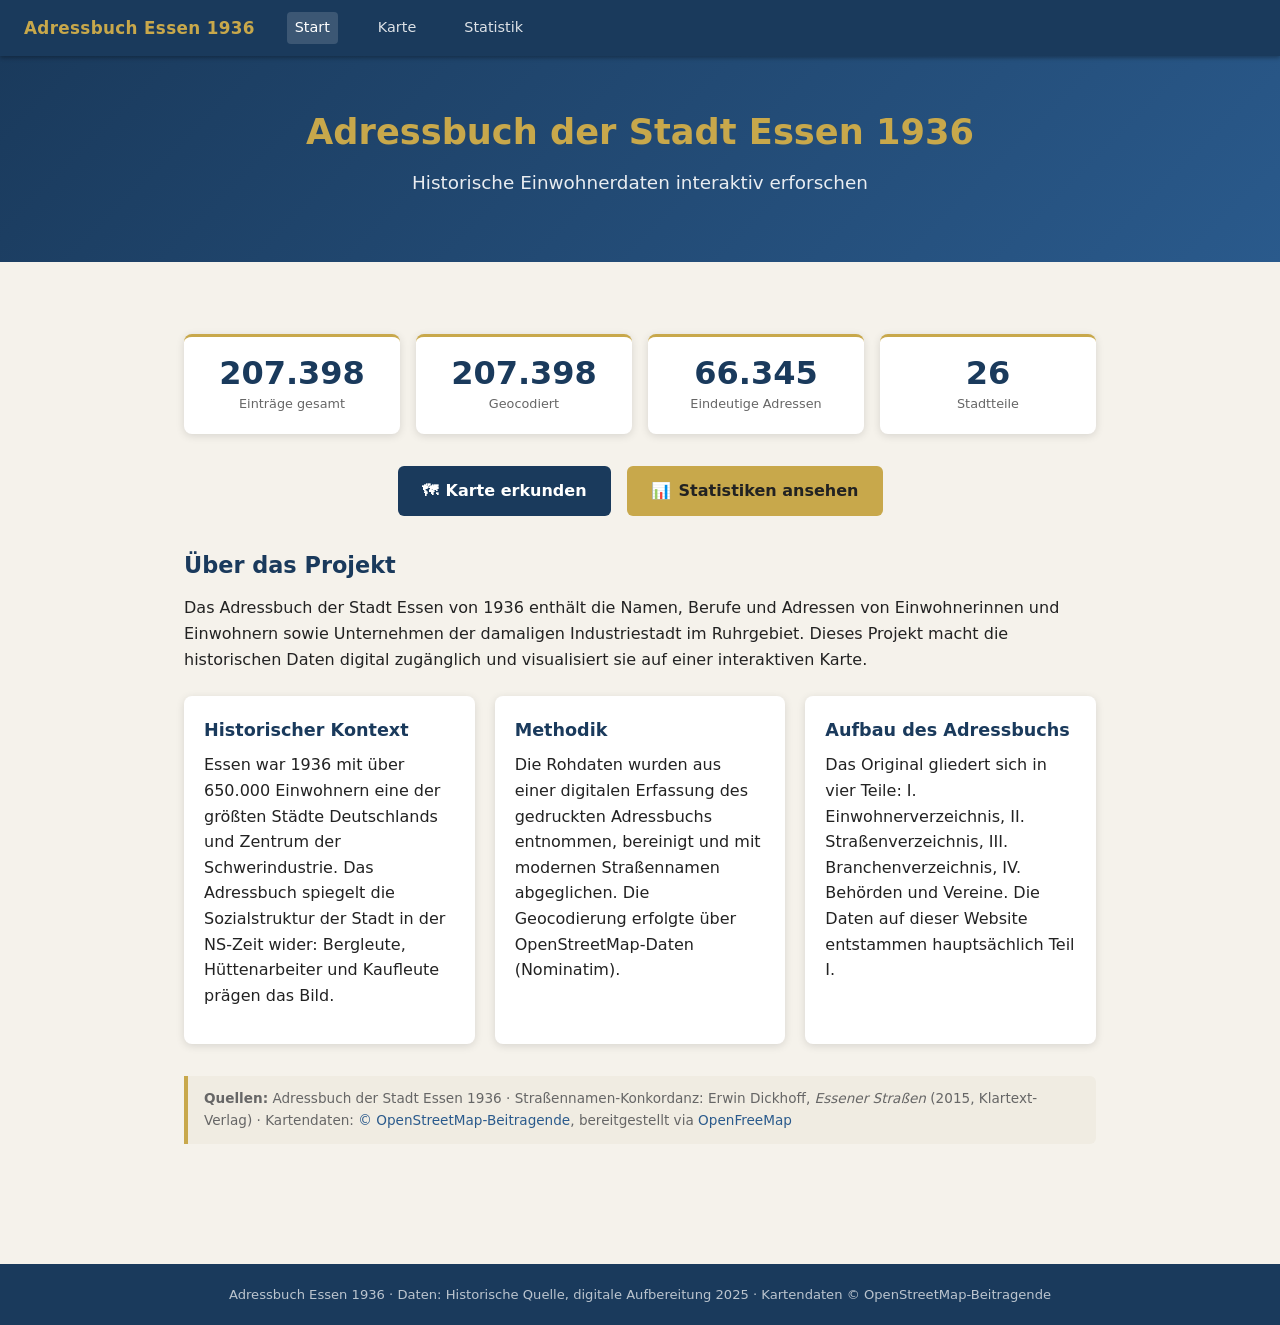
<file: website/index.html>
<!DOCTYPE html>
<html lang="de">
<head>
  <meta charset="UTF-8">
  <meta name="viewport" content="width=device-width, initial-scale=1.0">
  <title>Adressbuch Essen 1936</title>
  <link rel="stylesheet" href="css/style.css">
</head>
<body>

<nav>
  <span class="logo">Adressbuch Essen 1936</span>
  <a href="index.html" class="active">Start</a>
  <a href="karte.html">Karte</a>
  <a href="statistik.html">Statistik</a>
</nav>

<div class="hero">
  <h1>Adressbuch der Stadt Essen 1936</h1>
  <p class="subtitle">Historische Einwohnerdaten interaktiv erforschen</p>
</div>

<div class="page-content">

  <div class="stats-grid" id="stats-grid">
    <div class="stat-card">
      <div class="number" id="stat-eintraege">–</div>
      <div class="label">Einträge gesamt</div>
    </div>
    <div class="stat-card">
      <div class="number" id="stat-geocodiert">–</div>
      <div class="label">Geocodiert</div>
    </div>
    <div class="stat-card">
      <div class="number" id="stat-adressen">–</div>
      <div class="label">Eindeutige Adressen</div>
    </div>
    <div class="stat-card">
      <div class="number" id="stat-stadtteile">–</div>
      <div class="label">Stadtteile</div>
    </div>
  </div>

  <div class="cta-row">
    <a href="karte.html" class="btn btn-primary">
      <span>🗺</span> Karte erkunden
    </a>
    <a href="statistik.html" class="btn btn-secondary">
      <span>📊</span> Statistiken ansehen
    </a>
  </div>

  <h2>Über das Projekt</h2>
  <p>
    Das Adressbuch der Stadt Essen von 1936 enthält die Namen, Berufe und Adressen von
    Einwohnerinnen und Einwohnern sowie Unternehmen der damaligen Industriestadt im Ruhrgebiet.
    Dieses Projekt macht die historischen Daten digital zugänglich und visualisiert sie auf
    einer interaktiven Karte.
  </p>

  <div class="info-grid">
    <div class="info-card">
      <h3>Historischer Kontext</h3>
      <p>
        Essen war 1936 mit über 650.000 Einwohnern eine der größten Städte Deutschlands
        und Zentrum der Schwerindustrie. Das Adressbuch spiegelt die Sozialstruktur der
        Stadt in der NS-Zeit wider: Bergleute, Hüttenarbeiter und Kaufleute prägen das Bild.
      </p>
    </div>
    <div class="info-card">
      <h3>Methodik</h3>
      <p>
        Die Rohdaten wurden aus einer digitalen Erfassung des gedruckten Adressbuchs entnommen,
        bereinigt und mit modernen Straßennamen abgeglichen. Die Geocodierung erfolgte über
        OpenStreetMap-Daten (Nominatim).
      </p>
    </div>
    <div class="info-card">
      <h3>Aufbau des Adressbuchs</h3>
      <p>
        Das Original gliedert sich in vier Teile: I. Einwohnerverzeichnis, II. Straßenverzeichnis,
        III. Branchenverzeichnis, IV. Behörden und Vereine. Die Daten auf dieser Website
        entstammen hauptsächlich Teil I.
      </p>
    </div>
  </div>

  <div class="source-note">
    <strong>Quellen:</strong> Adressbuch der Stadt Essen 1936 ·
    Straßennamen-Konkordanz: Erwin Dickhoff, <em>Essener Straßen</em> (2015, Klartext-Verlag) ·
    Kartendaten: <a href="https://www.openstreetmap.org/copyright" target="_blank" rel="noopener">© OpenStreetMap-Beitragende</a>,
    bereitgestellt via <a href="https://openfreemap.org" target="_blank" rel="noopener">OpenFreeMap</a>
  </div>

</div>

<footer>
  Adressbuch Essen 1936 · Daten: Historische Quelle, digitale Aufbereitung 2025 ·
  Kartendaten © OpenStreetMap-Beitragende
</footer>

<script>
  // Lade Kennzahlen aus statistiken.json
  fetch('data/statistiken.json')
    .then(r => r.json())
    .then(data => {
      document.getElementById('stat-eintraege').textContent =
        (data.gesamt_eintraege || 0).toLocaleString('de-DE');
      document.getElementById('stat-geocodiert').textContent =
        (data.geocodierte_eintraege || 0).toLocaleString('de-DE');
      document.getElementById('stat-adressen').textContent =
        (data.eindeutige_adressen || 0).toLocaleString('de-DE');
      document.getElementById('stat-stadtteile').textContent =
        (data.stadtteile || []).length.toLocaleString('de-DE');
    })
    .catch(() => {}); // Ignoriere Fehler (z.B. ohne HTTP-Server)
</script>

</body>
</html>
</file>
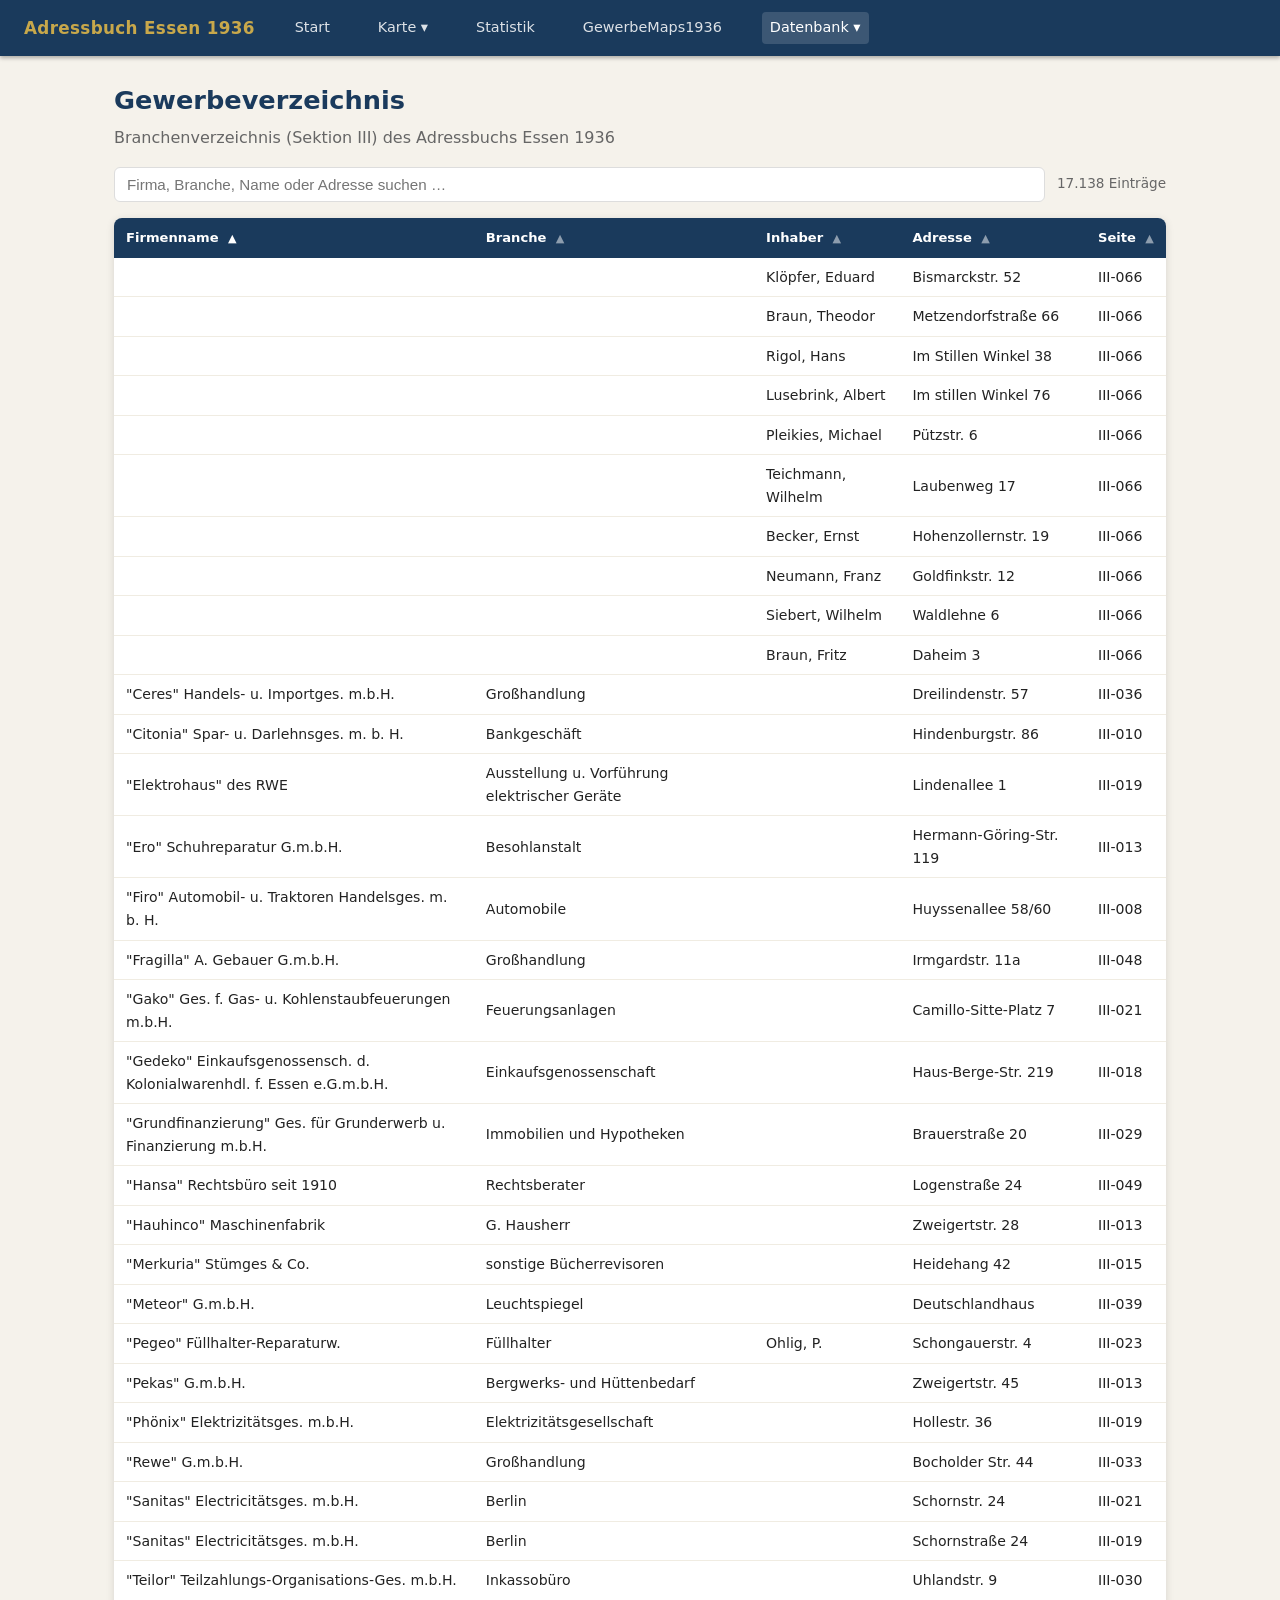
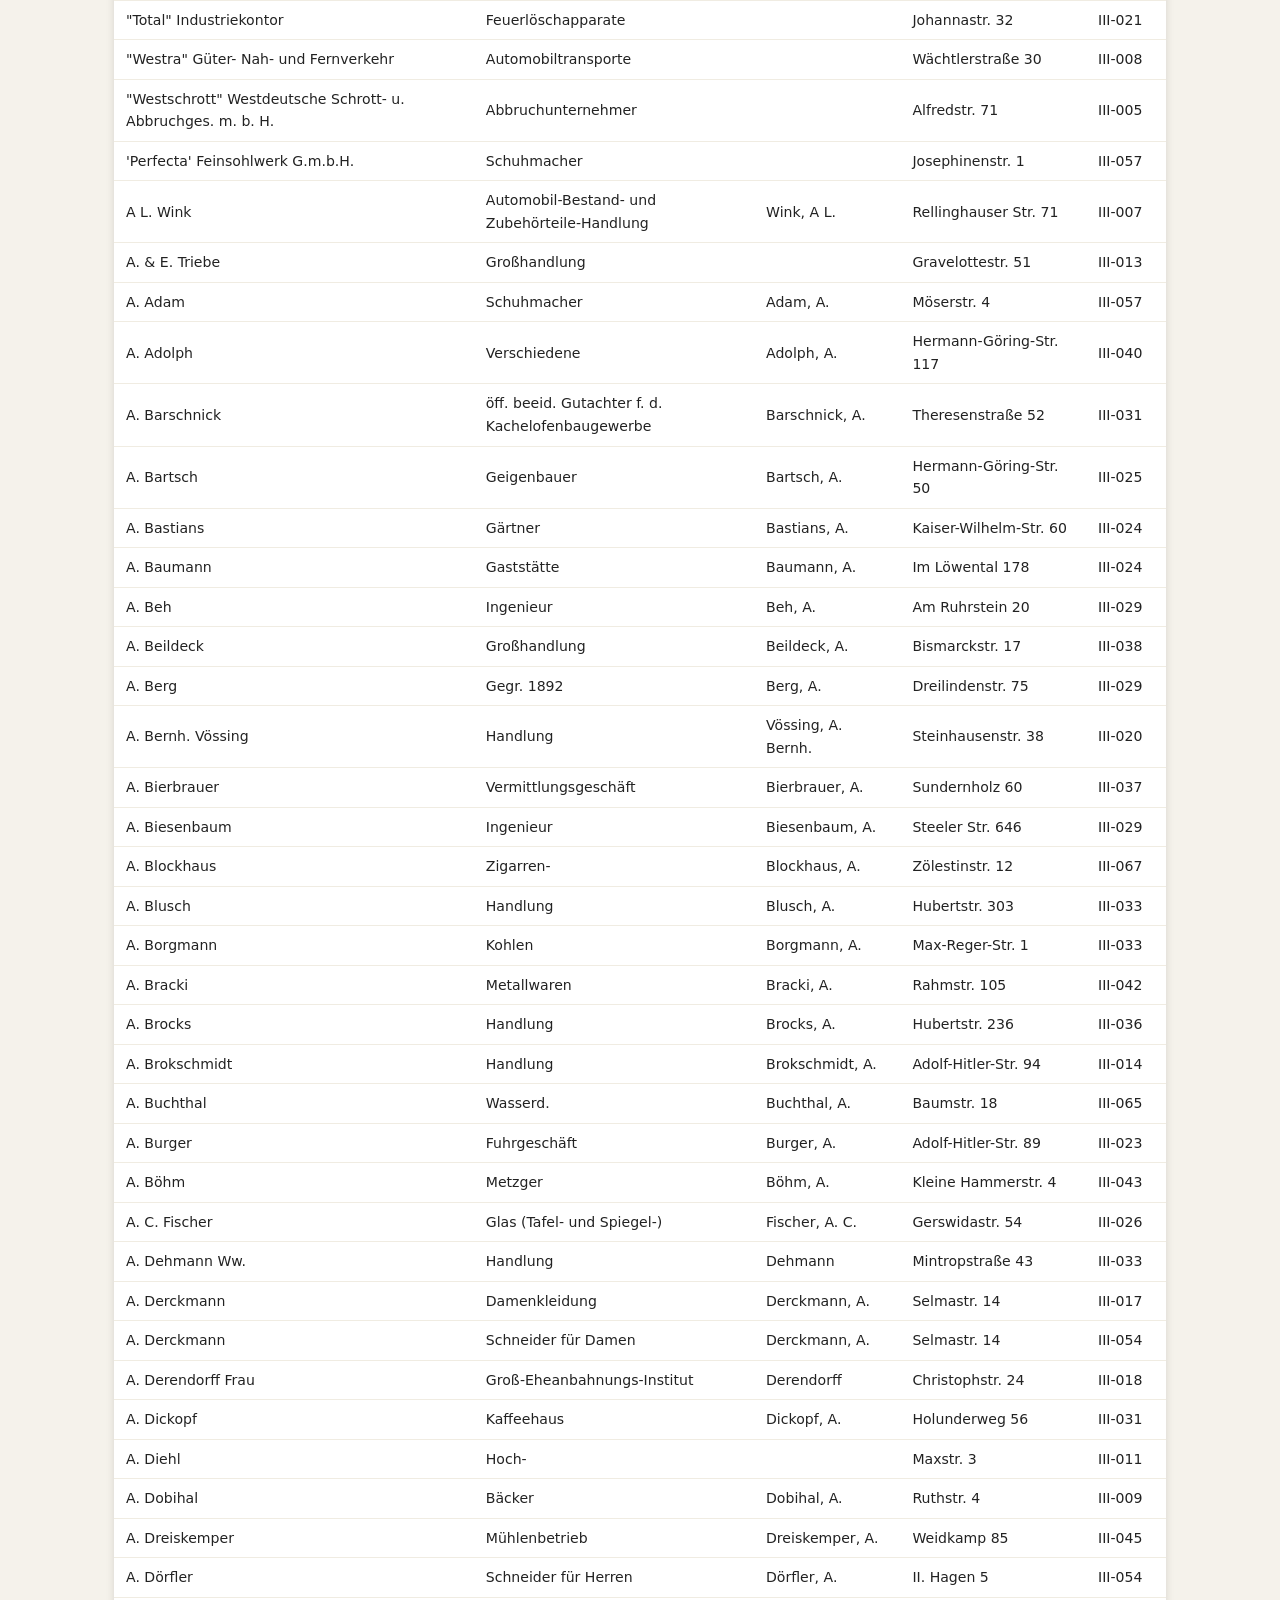
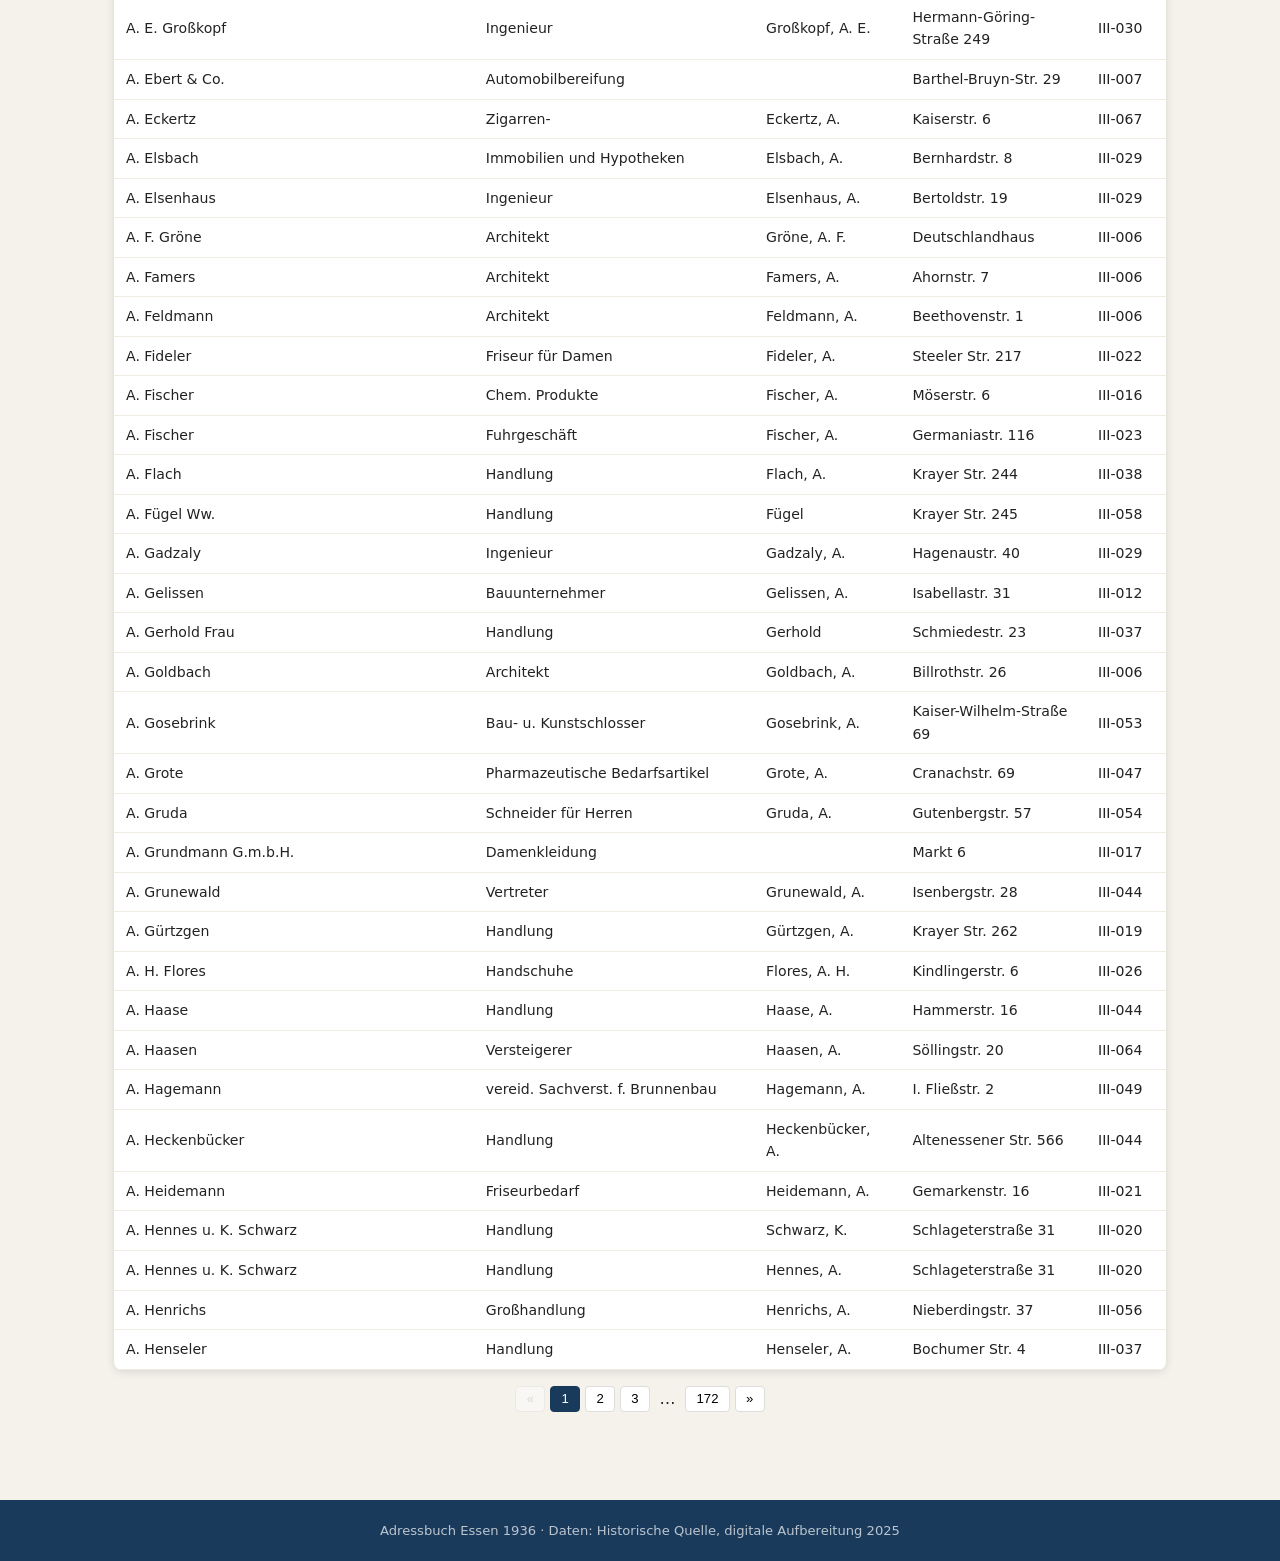
<file: docs/firmen.html>
<!DOCTYPE html>
<html lang="de">
<head>
  <meta charset="UTF-8">
  <meta name="viewport" content="width=device-width, initial-scale=1.0">
  <title>Gewerbeverzeichnis – Adressbuch Essen 1936</title>
  <link rel="stylesheet" href="css/style.css">
</head>
<body>

<nav>
  <span class="logo">Adressbuch Essen 1936</span>
  <button class="nav-toggle" aria-label="Menü">☰</button>
  <div class="nav-links">
    <a href="index.html">Start</a>
    <div class="nav-dropdown">
      <a href="#" class="nav-dropdown-trigger">Karte ▾</a>
      <div class="nav-dropdown-menu">
        <a href="karte.html">Interaktive Karte</a>
        <a href="schichtenkarte.html">– Einkommensverteilung</a>
      </div>
    </div>
    <a href="statistik.html">Statistik</a>
    <a href="gewerbe.html">GewerbeMaps1936</a>
    <div class="nav-dropdown">
      <a href="#" class="nav-dropdown-trigger active">Datenbank ▾</a>
      <div class="nav-dropdown-menu">
        <a href="firmen.html" class="active">Gewerbeverzeichnis</a>
        <a href="einwohner.html">Einwohnerverzeichnis</a>
      </div>
    </div>
  </div>
</nav>

<div class="db-layout">
  <h1>Gewerbeverzeichnis</h1>
  <p class="subtitle">Branchenverzeichnis (Sektion III) des Adressbuchs Essen 1936</p>

  <div id="db-loading" class="db-loading">
    <div class="spinner"></div>
    <div>Firmendaten werden geladen …</div>
  </div>

  <div id="db-content" style="display:none">
    <div class="db-search-bar">
      <input type="text" id="db-search" placeholder="Firma, Branche, Name oder Adresse suchen …"
             autocomplete="off" spellcheck="false">
      <span class="db-result-count" id="db-count"></span>
    </div>

    <div class="db-table-wrap">
      <table class="db-table">
        <thead>
          <tr>
            <th data-col="firmenname">Firmenname <span class="sort-arrow"></span></th>
            <th data-col="branche">Branche <span class="sort-arrow"></span></th>
            <th data-col="nachname">Inhaber <span class="sort-arrow"></span></th>
            <th data-col="adresse">Adresse <span class="sort-arrow"></span></th>
            <th data-col="seite">Seite <span class="sort-arrow"></span></th>
          </tr>
        </thead>
        <tbody id="db-tbody"></tbody>
      </table>
    </div>

    <div class="db-pagination" id="db-pagination"></div>
  </div>
</div>

<footer>
  Adressbuch Essen 1936 · Daten: Historische Quelle, digitale Aufbereitung 2025
</footer>

<script>document.querySelector('.nav-toggle')?.addEventListener('click',function(){document.querySelector('.nav-links')?.classList.toggle('open')});</script>
<script src="js/firmen.js"></script>
</body>
</html>
</file>
<file: website/css/style.css>
/* ===== Reset & Base ===== */
*, *::before, *::after { box-sizing: border-box; margin: 0; padding: 0; }

:root {
  --primary: #1a3a5c;
  --primary-light: #2a5a8c;
  --accent: #c8a84b;
  --bg: #f5f2eb;
  --bg-card: #ffffff;
  --text: #222;
  --text-muted: #666;
  --border: #ddd;
  --shadow: 0 2px 8px rgba(0,0,0,0.12);
}

body {
  font-family: 'Segoe UI', system-ui, -apple-system, sans-serif;
  background: var(--bg);
  color: var(--text);
  line-height: 1.6;
  font-size: 16px;
}

a { color: var(--primary-light); text-decoration: none; }
a:hover { text-decoration: underline; }

/* ===== Navigation ===== */
nav {
  background: var(--primary);
  color: white;
  padding: 0 1.5rem;
  display: flex;
  align-items: center;
  gap: 2rem;
  height: 56px;
  box-shadow: 0 2px 4px rgba(0,0,0,0.3);
  position: sticky;
  top: 0;
  z-index: 1000;
}

nav .logo {
  font-size: 1.05rem;
  font-weight: 700;
  color: var(--accent);
  letter-spacing: 0.02em;
  white-space: nowrap;
}

nav a {
  color: rgba(255,255,255,0.85);
  font-size: 0.9rem;
  padding: 0.25rem 0.5rem;
  border-radius: 4px;
  transition: background 0.15s, color 0.15s;
}

nav a:hover, nav a.active {
  background: rgba(255,255,255,0.15);
  color: white;
  text-decoration: none;
}

/* ===== Page Layout ===== */
.page-content {
  max-width: 960px;
  margin: 0 auto;
  padding: 2.5rem 1.5rem;
}

h1 { font-size: 2rem; color: var(--primary); margin-bottom: 0.5rem; }
h2 { font-size: 1.4rem; color: var(--primary); margin: 2rem 0 0.75rem; }
h3 { font-size: 1.1rem; color: var(--primary); margin-bottom: 0.5rem; }
p  { margin-bottom: 1rem; }

/* ===== Hero (Startseite) ===== */
.hero {
  background: linear-gradient(135deg, var(--primary) 0%, var(--primary-light) 100%);
  color: white;
  padding: 3rem 1.5rem;
  text-align: center;
}

.hero h1 { color: var(--accent); font-size: 2.2rem; }
.hero .subtitle { font-size: 1.15rem; opacity: 0.9; margin-top: 0.5rem; }

/* ===== Stats Cards ===== */
.stats-grid {
  display: grid;
  grid-template-columns: repeat(auto-fit, minmax(160px, 1fr));
  gap: 1rem;
  margin: 2rem 0;
}

.stat-card {
  background: var(--bg-card);
  border-radius: 8px;
  padding: 1.25rem 1rem;
  text-align: center;
  box-shadow: var(--shadow);
  border-top: 3px solid var(--accent);
}

.stat-card .number {
  font-size: 2rem;
  font-weight: 700;
  color: var(--primary);
  line-height: 1;
}

.stat-card .label {
  font-size: 0.8rem;
  color: var(--text-muted);
  margin-top: 0.3rem;
}

/* ===== CTA Buttons ===== */
.cta-row {
  display: flex;
  gap: 1rem;
  justify-content: center;
  flex-wrap: wrap;
  margin: 2rem 0;
}

.btn {
  display: inline-flex;
  align-items: center;
  gap: 0.5rem;
  padding: 0.75rem 1.5rem;
  border-radius: 6px;
  font-size: 1rem;
  font-weight: 600;
  transition: transform 0.15s, box-shadow 0.15s;
  cursor: pointer;
  border: none;
}

.btn:hover { transform: translateY(-1px); box-shadow: 0 4px 12px rgba(0,0,0,0.2); text-decoration: none; }

.btn-primary { background: var(--primary); color: white; }
.btn-secondary { background: var(--accent); color: #222; }

/* ===== Info Cards ===== */
.info-grid {
  display: grid;
  grid-template-columns: repeat(auto-fit, minmax(260px, 1fr));
  gap: 1.25rem;
  margin: 1.5rem 0;
}

.info-card {
  background: var(--bg-card);
  border-radius: 8px;
  padding: 1.25rem;
  box-shadow: var(--shadow);
}

/* ===== Source / Footer ===== */
.source-note {
  background: #f0ece2;
  border-left: 4px solid var(--accent);
  padding: 0.75rem 1rem;
  border-radius: 0 6px 6px 0;
  font-size: 0.85rem;
  color: var(--text-muted);
  margin: 2rem 0;
}

footer {
  background: var(--primary);
  color: rgba(255,255,255,0.7);
  text-align: center;
  padding: 1.25rem;
  font-size: 0.82rem;
  margin-top: 3rem;
}

/* ===== Karte Layout ===== */
.map-layout {
  display: flex;
  height: calc(100vh - 56px);
}

#sidebar {
  width: 280px;
  flex-shrink: 0;
  background: var(--bg-card);
  border-right: 1px solid var(--border);
}

#sidebar-filters h2 {
  font-size: 1rem;
  margin: 0 0 0.5rem;
  color: var(--primary);
}

#map { flex: 1; }

/* ===== Sidebar Layout ===== */
#sidebar {
  display: flex;
  flex-direction: column;
  overflow: hidden; /* Scroll nur im Filter-Bereich */
}

#sidebar-search {
  position: relative;
  flex-shrink: 0;
  padding: 0.6rem 0.75rem 0;
  background: var(--bg-card);
  border-bottom: 1px solid var(--border);
  z-index: 50;
}

#sidebar-filters {
  flex: 1;
  overflow-y: auto;
  padding: 0.75rem;
  display: flex;
  flex-direction: column;
  gap: 0.75rem;
}

/* ===== Suchbox ===== */
#search-box-wrap {
  display: flex;
  align-items: center;
  gap: 0.4rem;
  background: #f4f1e8;
  border: 1px solid var(--border);
  border-radius: 6px;
  padding: 0.4rem 0.5rem;
  margin-bottom: 0.5rem;
}

#search-icon {
  width: 16px;
  height: 16px;
  flex-shrink: 0;
  color: var(--text-muted);
}

#search-input {
  flex: 1;
  border: none;
  background: transparent;
  font-size: 0.85rem;
  color: var(--text);
  outline: none;
}

#search-input::placeholder { color: #aaa; }

#search-clear {
  background: none;
  border: none;
  cursor: pointer;
  font-size: 1rem;
  color: var(--text-muted);
  line-height: 1;
  padding: 0 2px;
  flex-shrink: 0;
}
#search-clear:hover { color: var(--text); }

/* ===== Ergebnisliste (Sidebar-Panel) ===== */
#sidebar-results {
  display: none;
  flex-direction: column;
  flex: 1;
  overflow: hidden;
}

#results-header {
  display: flex;
  align-items: center;
  gap: 0.6rem;
  padding: 0.5rem 0.75rem;
  border-bottom: 1px solid var(--border);
  flex-shrink: 0;
}

#btn-back-filter {
  background: none;
  border: none;
  cursor: pointer;
  font-size: 0.82rem;
  color: var(--primary-light);
  padding: 0.2rem 0.4rem;
  border-radius: 4px;
  white-space: nowrap;
  flex-shrink: 0;
}
#btn-back-filter:hover { background: #eee; }

#results-count {
  font-size: 0.8rem;
  color: var(--text-muted);
  flex: 1;
}

#results-jumps {
  display: flex;
  gap: 0.4rem;
  padding: 0.4rem 0.75rem;
  border-bottom: 1px solid var(--border);
  flex-shrink: 0;
}

.jump-btn {
  padding: 0.2rem 0.6rem;
  font-size: 0.78rem;
  background: #eee;
  border: 1px solid var(--border);
  border-radius: 12px;
  cursor: pointer;
  color: var(--text);
  white-space: nowrap;
}
.jump-btn:hover {
  background: var(--primary);
  color: white;
  border-color: var(--primary);
}

#results-list {
  flex: 1;
  overflow-y: auto;
}

.results-group-label {
  padding: 0.35rem 0.75rem;
  font-size: 0.7rem;
  font-weight: 700;
  text-transform: uppercase;
  letter-spacing: 0.06em;
  color: var(--text-muted);
  background: #f8f6f0;
  border-bottom: 1px solid var(--border);
  position: sticky;
  top: 0;
}

.result-item {
  padding: 0.5rem 0.75rem;
  border-bottom: 1px solid #f0ece2;
  cursor: pointer;
}
.result-item:hover { background: #f0ece2; }

.result-label {
  font-size: 0.85rem;
  color: var(--text);
  line-height: 1.3;
}

.result-detail {
  font-size: 0.75rem;
  color: var(--text-muted);
  white-space: nowrap;
  overflow: hidden;
  text-overflow: ellipsis;
}

.results-empty,
.results-more {
  padding: 0.75rem;
  font-size: 0.8rem;
  color: var(--text-muted);
  font-style: italic;
  text-align: center;
}

/* ===== Suchdropdown ===== */
#search-dropdown {
  display: none;
  position: absolute;
  top: 100%;
  left: 0;
  right: 0;
  background: var(--bg-card);
  border: 1px solid var(--border);
  border-top: none;
  border-radius: 0 0 6px 6px;
  box-shadow: 0 6px 16px rgba(0,0,0,0.15);
  max-height: 380px;
  overflow-y: auto;
  z-index: 200;
}

.dd-group-label {
  padding: 0.35rem 0.65rem;
  font-size: 0.7rem;
  font-weight: 700;
  text-transform: uppercase;
  letter-spacing: 0.06em;
  color: var(--text-muted);
  background: #f8f6f0;
  border-top: 1px solid var(--border);
  position: sticky;
  top: 0;
}

.dd-group-label:first-child { border-top: none; }

.dd-item {
  display: grid;
  grid-template-columns: 28px 1fr;
  grid-template-rows: auto auto;
  column-gap: 0.5rem;
  padding: 0.45rem 0.65rem;
  cursor: pointer;
  border-bottom: 1px solid #f0ece2;
  align-items: start;
}

.dd-item:hover { background: #f0ece2; }

.dd-type {
  grid-row: 1 / 3;
  align-self: center;
  font-size: 0.62rem;
  font-weight: 700;
  text-transform: uppercase;
  letter-spacing: 0.04em;
  padding: 2px 4px;
  border-radius: 3px;
  text-align: center;
}

.dd-type-adresse { background: #dbeafe; color: #1e40af; }
.dd-type-person  { background: #dcfce7; color: #166534; }

.dd-label {
  font-size: 0.85rem;
  color: var(--text);
  line-height: 1.3;
}

.dd-detail {
  font-size: 0.75rem;
  color: var(--text-muted);
  line-height: 1.3;
  white-space: nowrap;
  overflow: hidden;
  text-overflow: ellipsis;
}

.dr-muted { color: var(--text-muted); }

.dd-empty, .dd-more {
  padding: 0.6rem 0.75rem;
  font-size: 0.8rem;
  color: var(--text-muted);
  font-style: italic;
  text-align: center;
}

/* ===== Filter Panel ===== */
.filter-section { border-bottom: 1px solid var(--border); padding-bottom: 0.75rem; }
.filter-section label { font-size: 0.82rem; color: var(--text-muted); display: block; margin-bottom: 0.3rem; }

.filter-section select,
.filter-section input[type="text"] {
  width: 100%;
  padding: 0.4rem 0.5rem;
  border: 1px solid var(--border);
  border-radius: 4px;
  font-size: 0.85rem;
  background: white;
}

.filter-section select[multiple] { height: 100px; }

.checkbox-row {
  display: flex;
  align-items: center;
  gap: 0.5rem;
  font-size: 0.85rem;
}

.checkbox-row input { width: auto; }

#btn-reset {
  width: 100%;
  padding: 0.5rem;
  background: #eee;
  border: 1px solid var(--border);
  border-radius: 4px;
  cursor: pointer;
  font-size: 0.85rem;
}
#btn-reset:hover { background: #ddd; }

.hint {
  font-size: 0.72rem;
  color: var(--text-muted);
  font-style: italic;
}

.opacity-row {
  display: grid;
  grid-template-columns: auto 1fr auto;
  align-items: center;
  gap: 0.4rem;
  margin-top: 0.4rem;
  font-size: 0.8rem;
  color: var(--text-muted);
}

.opacity-row input[type="range"] {
  width: 100%;
  accent-color: var(--primary);
}

#opacity-value {
  min-width: 2.5rem;
  text-align: right;
  font-variant-numeric: tabular-nums;
}

/* ===== Popup ===== */
.maplibregl-popup-content {
  padding: 0 !important;
  border-radius: 8px !important;
  overflow: hidden;
  box-shadow: 0 4px 16px rgba(0,0,0,0.2) !important;
  max-width: 340px;
}

.popup-header {
  background: var(--primary);
  color: white;
  padding: 0.6rem 0.8rem;
  font-size: 0.82rem;
  font-weight: 600;
}

.popup-header .popup-adresse { font-size: 0.9rem; }
.popup-header .popup-count { opacity: 0.8; font-size: 0.78rem; }

.popup-personen {
  max-height: 300px;
  overflow-y: auto;
  padding: 0.5rem;
  display: flex;
  flex-direction: column;
  gap: 0.4rem;
}

.person-card {
  background: var(--bg);
  border-radius: 5px;
  padding: 0.5rem 0.6rem;
  font-size: 0.82rem;
  border-left: 3px solid var(--accent);
}

.person-card--dim {
  opacity: 0.3;
}

.person-name { font-weight: 600; color: var(--primary); }
.person-detail { color: var(--text-muted); font-size: 0.78rem; }

/* ===== Legend ===== */
#legend {
  position: absolute;
  bottom: 30px;
  right: 10px;
  background: white;
  border-radius: 6px;
  padding: 0.6rem 0.8rem;
  box-shadow: var(--shadow);
  font-size: 0.78rem;
  z-index: 10;
}

#legend h4 { font-size: 0.8rem; margin-bottom: 0.4rem; color: var(--primary); }

.legend-row {
  display: flex;
  align-items: center;
  gap: 0.5rem;
  margin-bottom: 0.2rem;
}

.legend-dot {
  width: 12px;
  height: 12px;
  border-radius: 50%;
  flex-shrink: 0;
}

/* ===== Statistik ===== */
.chart-container {
  background: var(--bg-card);
  border-radius: 8px;
  padding: 1.5rem;
  box-shadow: var(--shadow);
  margin-bottom: 2rem;
}

.chart-wrap { position: relative; height: 400px; }

/* ===== Loading Overlay ===== */
#loading {
  position: fixed;
  inset: 0;
  background: rgba(255,255,255,0.9);
  display: flex;
  flex-direction: column;
  align-items: center;
  justify-content: center;
  z-index: 9999;
  font-size: 1.1rem;
  color: var(--primary);
  gap: 1rem;
}

.spinner {
  width: 40px; height: 40px;
  border: 4px solid var(--border);
  border-top-color: var(--primary);
  border-radius: 50%;
  animation: spin 0.8s linear infinite;
}

@keyframes spin { to { transform: rotate(360deg); } }

/* ===== Berufsgruppen-Filter ===== */
#filter-berufsgruppen {
  display: flex;
  flex-direction: column;
  gap: 0.2rem;
  margin-top: 0.2rem;
}

.bg-item {
  display: flex;
  align-items: center;
  gap: 0.45rem;
  font-size: 0.82rem;
  cursor: pointer;
  padding: 0.18rem 0.3rem;
  border-radius: 4px;
  transition: background 0.1s;
  user-select: none;
}

.bg-item:hover { background: #f0ece2; }

.bg-item input[type="checkbox"] {
  width: auto;
  flex-shrink: 0;
  accent-color: var(--primary);
}

.bg-dot {
  width: 10px;
  height: 10px;
  border-radius: 50%;
  flex-shrink: 0;
}

.bg-label { color: var(--text); }

.bg-item input:checked ~ .bg-label {
  font-weight: 600;
  color: var(--primary);
}

/* ===== Responsive ===== */
@media (max-width: 640px) {
  .map-layout { flex-direction: column; }
  #sidebar { width: 100%; height: 200px; border-right: none; border-bottom: 1px solid var(--border); }
  .hero h1 { font-size: 1.6rem; }
}
</file>
<file: docs/css/style.css>
/* ===== Reset & Base ===== */
*, *::before, *::after { box-sizing: border-box; margin: 0; padding: 0; }

:root {
  --primary: #1a3a5c;
  --primary-light: #2a5a8c;
  --accent: #c8a84b;
  --bg: #f5f2eb;
  --bg-card: #ffffff;
  --text: #222;
  --text-muted: #666;
  --border: #ddd;
  --shadow: 0 2px 8px rgba(0,0,0,0.12);
}

body {
  font-family: 'Segoe UI', system-ui, -apple-system, sans-serif;
  background: var(--bg);
  color: var(--text);
  line-height: 1.6;
  font-size: 16px;
}

a { color: var(--primary-light); text-decoration: none; }
a:hover { text-decoration: underline; }

/* ===== Navigation ===== */
nav {
  background: var(--primary);
  color: white;
  padding: 0 1.5rem;
  display: flex;
  align-items: center;
  gap: 2rem;
  height: 56px;
  box-shadow: 0 2px 4px rgba(0,0,0,0.3);
  position: sticky;
  top: 0;
  z-index: 1000;
}

nav .logo {
  font-size: 1.05rem;
  font-weight: 700;
  color: var(--accent);
  letter-spacing: 0.02em;
  white-space: nowrap;
}

nav a {
  color: rgba(255,255,255,0.85);
  font-size: 0.9rem;
  padding: 0.25rem 0.5rem;
  border-radius: 4px;
  transition: background 0.15s, color 0.15s;
}

nav a:hover, nav a.active {
  background: rgba(255,255,255,0.15);
  color: white;
  text-decoration: none;
}

/* ===== Page Layout ===== */
.page-content {
  max-width: 960px;
  margin: 0 auto;
  padding: 2.5rem 1.5rem;
}

h1 { font-size: 2rem; color: var(--primary); margin-bottom: 0.5rem; }
h2 { font-size: 1.4rem; color: var(--primary); margin: 2rem 0 0.75rem; }
h3 { font-size: 1.1rem; color: var(--primary); margin-bottom: 0.5rem; }
p  { margin-bottom: 1rem; }

/* ===== Hero (Startseite) ===== */
.hero {
  background: linear-gradient(135deg, var(--primary) 0%, var(--primary-light) 100%);
  color: white;
  padding: 3rem 1.5rem;
  text-align: center;
}

.hero h1 { color: var(--accent); font-size: 2.2rem; }
.hero .subtitle { font-size: 1.15rem; opacity: 0.9; margin-top: 0.5rem; }

/* ===== Stats Cards ===== */
.stats-grid {
  display: grid;
  grid-template-columns: repeat(auto-fit, minmax(160px, 1fr));
  gap: 1rem;
  margin: 2rem 0;
}

.stat-card {
  background: var(--bg-card);
  border-radius: 8px;
  padding: 1.25rem 1rem;
  text-align: center;
  box-shadow: var(--shadow);
  border-top: 3px solid var(--accent);
}

.stat-card .number {
  font-size: 2rem;
  font-weight: 700;
  color: var(--primary);
  line-height: 1;
}

.stat-card .label {
  font-size: 0.8rem;
  color: var(--text-muted);
  margin-top: 0.3rem;
}

/* ===== CTA Buttons ===== */
.cta-row {
  display: flex;
  gap: 1rem;
  justify-content: center;
  flex-wrap: wrap;
  margin: 2rem 0;
}

.btn {
  display: inline-flex;
  align-items: center;
  gap: 0.5rem;
  padding: 0.75rem 1.5rem;
  border-radius: 6px;
  font-size: 1rem;
  font-weight: 600;
  transition: transform 0.15s, box-shadow 0.15s;
  cursor: pointer;
  border: none;
}

.btn:hover { transform: translateY(-1px); box-shadow: 0 4px 12px rgba(0,0,0,0.2); text-decoration: none; }

.btn-primary { background: var(--primary); color: white; }
.btn-secondary { background: var(--accent); color: #222; }

/* ===== Info Cards ===== */
.info-grid {
  display: grid;
  grid-template-columns: repeat(auto-fit, minmax(260px, 1fr));
  gap: 1.25rem;
  margin: 1.5rem 0;
}

.info-card {
  background: var(--bg-card);
  border-radius: 8px;
  padding: 1.25rem;
  box-shadow: var(--shadow);
}

/* ===== Source / Footer ===== */
.source-note {
  background: #f0ece2;
  border-left: 4px solid var(--accent);
  padding: 0.75rem 1rem;
  border-radius: 0 6px 6px 0;
  font-size: 0.85rem;
  color: var(--text-muted);
  margin: 2rem 0;
}

footer {
  background: var(--primary);
  color: rgba(255,255,255,0.7);
  text-align: center;
  padding: 1.25rem;
  font-size: 0.82rem;
  margin-top: 3rem;
}

/* ===== Karte Layout ===== */
.map-layout {
  display: flex;
  height: calc(100vh - 56px);
}

#sidebar {
  width: 280px;
  flex-shrink: 0;
  background: var(--bg-card);
  border-right: 1px solid var(--border);
}

#sidebar-filters h2 {
  font-size: 1rem;
  margin: 0 0 0.5rem;
  color: var(--primary);
}

#map { flex: 1; }

/* ===== Sidebar Layout ===== */
#sidebar {
  display: flex;
  flex-direction: column;
  overflow: hidden; /* Scroll nur im Filter-Bereich */
  position: relative;
  z-index: 10;
}

#sidebar-search {
  position: relative;
  flex-shrink: 0;
  padding: 0.6rem 0.75rem 0;
  background: var(--bg-card);
  border-bottom: 1px solid var(--border);
  z-index: 50;
}

#sidebar-filters {
  flex: 1;
  overflow-y: auto;
  padding: 0.75rem;
  display: flex;
  flex-direction: column;
  gap: 0.75rem;
}

/* ===== Suchbox ===== */
#search-box-wrap {
  display: flex;
  align-items: center;
  gap: 0.4rem;
  background: #f4f1e8;
  border: 1px solid var(--border);
  border-radius: 6px;
  padding: 0.4rem 0.5rem;
  margin-bottom: 0.5rem;
}

#search-icon {
  width: 16px;
  height: 16px;
  flex-shrink: 0;
  color: var(--text-muted);
}

#search-input {
  flex: 1;
  border: none;
  background: transparent;
  font-size: 0.85rem;
  color: var(--text);
  outline: none;
}

#search-input::placeholder { color: #aaa; }

#search-clear {
  background: none;
  border: none;
  cursor: pointer;
  font-size: 1rem;
  color: var(--text-muted);
  line-height: 1;
  padding: 0 2px;
  flex-shrink: 0;
}
#search-clear:hover { color: var(--text); }

/* ===== Ergebnisliste (Sidebar-Panel) ===== */
#sidebar-results {
  display: none;
  flex-direction: column;
  flex: 1;
  overflow: hidden;
}

#results-header {
  display: flex;
  align-items: center;
  gap: 0.6rem;
  padding: 0.5rem 0.75rem;
  border-bottom: 1px solid var(--border);
  flex-shrink: 0;
}

#btn-back-filter {
  background: none;
  border: none;
  cursor: pointer;
  font-size: 0.82rem;
  color: var(--primary-light);
  padding: 0.2rem 0.4rem;
  border-radius: 4px;
  white-space: nowrap;
  flex-shrink: 0;
}
#btn-back-filter:hover { background: #eee; }

#results-count {
  font-size: 0.8rem;
  color: var(--text-muted);
  flex: 1;
}

#results-jumps {
  display: flex;
  gap: 0.4rem;
  padding: 0.4rem 0.75rem;
  border-bottom: 1px solid var(--border);
  flex-shrink: 0;
}

.jump-btn {
  padding: 0.2rem 0.6rem;
  font-size: 0.78rem;
  background: #eee;
  border: 1px solid var(--border);
  border-radius: 12px;
  cursor: pointer;
  color: var(--text);
  white-space: nowrap;
}
.jump-btn:hover {
  background: var(--primary);
  color: white;
  border-color: var(--primary);
}

#results-list {
  flex: 1;
  overflow-y: auto;
}

.results-group-label {
  padding: 0.35rem 0.75rem;
  font-size: 0.7rem;
  font-weight: 700;
  text-transform: uppercase;
  letter-spacing: 0.06em;
  color: var(--text-muted);
  background: #f8f6f0;
  border-bottom: 1px solid var(--border);
  position: sticky;
  top: 0;
}

.result-item {
  padding: 0.5rem 0.75rem;
  border-bottom: 1px solid #f0ece2;
  cursor: pointer;
}
.result-item:hover { background: #f0ece2; }

.result-label {
  font-size: 0.85rem;
  color: var(--text);
  line-height: 1.3;
}

.result-detail {
  font-size: 0.75rem;
  color: var(--text-muted);
  white-space: nowrap;
  overflow: hidden;
  text-overflow: ellipsis;
}

.results-empty,
.results-more {
  padding: 0.75rem;
  font-size: 0.8rem;
  color: var(--text-muted);
  font-style: italic;
  text-align: center;
}

/* ===== Suchdropdown ===== */
#search-dropdown {
  display: none;
  position: absolute;
  top: 100%;
  left: 0;
  right: 0;
  background: var(--bg-card);
  border: 1px solid var(--border);
  border-top: none;
  border-radius: 0 0 6px 6px;
  box-shadow: 0 6px 16px rgba(0,0,0,0.15);
  max-height: 380px;
  overflow-y: auto;
  z-index: 200;
}

.dd-group-label {
  padding: 0.35rem 0.65rem;
  font-size: 0.7rem;
  font-weight: 700;
  text-transform: uppercase;
  letter-spacing: 0.06em;
  color: var(--text-muted);
  background: #f8f6f0;
  border-top: 1px solid var(--border);
  position: sticky;
  top: 0;
}

.dd-group-label:first-child { border-top: none; }

.dd-item {
  display: grid;
  grid-template-columns: 28px 1fr;
  grid-template-rows: auto auto;
  column-gap: 0.5rem;
  padding: 0.45rem 0.65rem;
  cursor: pointer;
  border-bottom: 1px solid #f0ece2;
  align-items: start;
}

.dd-item:hover { background: #f0ece2; }

.dd-type {
  grid-row: 1 / 3;
  align-self: center;
  font-size: 0.62rem;
  font-weight: 700;
  text-transform: uppercase;
  letter-spacing: 0.04em;
  padding: 2px 4px;
  border-radius: 3px;
  text-align: center;
}

.dd-type-adresse { background: #dbeafe; color: #1e40af; }
.dd-type-person  { background: #dcfce7; color: #166534; }

.dd-label {
  font-size: 0.85rem;
  color: var(--text);
  line-height: 1.3;
}

.dd-detail {
  font-size: 0.75rem;
  color: var(--text-muted);
  line-height: 1.3;
  white-space: nowrap;
  overflow: hidden;
  text-overflow: ellipsis;
}

.dr-muted { color: var(--text-muted); }

.dd-empty, .dd-more {
  padding: 0.6rem 0.75rem;
  font-size: 0.8rem;
  color: var(--text-muted);
  font-style: italic;
  text-align: center;
}

/* ===== Filter Panel ===== */
.filter-section { border-bottom: 1px solid var(--border); padding-bottom: 0.75rem; }
.filter-section label { font-size: 0.82rem; color: var(--text-muted); display: block; margin-bottom: 0.3rem; }

.filter-section select,
.filter-section input[type="text"] {
  width: 100%;
  padding: 0.4rem 0.5rem;
  border: 1px solid var(--border);
  border-radius: 4px;
  font-size: 0.85rem;
  background: white;
}

.filter-section select[multiple] { height: 100px; }

.checkbox-row {
  display: flex;
  align-items: center;
  gap: 0.5rem;
  font-size: 0.85rem;
}

.checkbox-row input { width: auto; }

#btn-reset {
  width: 100%;
  padding: 0.5rem;
  background: #eee;
  border: 1px solid var(--border);
  border-radius: 4px;
  cursor: pointer;
  font-size: 0.85rem;
}
#btn-reset:hover { background: #ddd; }

.hint {
  font-size: 0.72rem;
  color: var(--text-muted);
  font-style: italic;
}

.info-btn {
  display: inline-block;
  position: relative;
  margin-left: 0.3rem;
  font-size: 0.78rem;
  color: var(--text-muted);
  cursor: help;
  font-style: normal;
  vertical-align: middle;
}

.info-tooltip {
  display: none;
  position: fixed;
  z-index: 9999;
  width: 300px;
  background: #1e1e1e;
  color: #f0ece2;
  font-size: 0.72rem;
  font-weight: 400;
  line-height: 1.5;
  padding: 0.6rem 0.8rem;
  border-radius: 6px;
  box-shadow: 0 4px 12px rgba(0,0,0,0.35);
  pointer-events: none;
  white-space: normal;
}

/* Tooltip-Steuerung via JS (position: fixed, schwebt über Karte) */

.opacity-row {
  display: grid;
  grid-template-columns: auto 1fr auto;
  align-items: center;
  gap: 0.4rem;
  margin-top: 0.4rem;
  font-size: 0.8rem;
  color: var(--text-muted);
}

.opacity-row input[type="range"] {
  width: 100%;
  accent-color: var(--primary);
}

#opacity-value {
  min-width: 2.5rem;
  text-align: right;
  font-variant-numeric: tabular-nums;
}

/* ===== Popup ===== */
.maplibregl-popup-content {
  padding: 0 !important;
  border-radius: 8px !important;
  overflow: hidden;
  box-shadow: 0 4px 16px rgba(0,0,0,0.2) !important;
  max-width: 340px;
}

.popup-header {
  background: var(--primary);
  color: white;
  padding: 0.6rem 0.8rem;
  font-size: 0.82rem;
  font-weight: 600;
}

.popup-header .popup-adresse { font-size: 0.9rem; }
.popup-header .popup-count { opacity: 0.8; font-size: 0.78rem; }

.popup-personen {
  max-height: 300px;
  overflow-y: auto;
  padding: 0.5rem;
  display: flex;
  flex-direction: column;
  gap: 0.4rem;
}

.person-card {
  background: var(--bg);
  border-radius: 5px;
  padding: 0.5rem 0.6rem;
  font-size: 0.82rem;
  border-left: 3px solid var(--accent);
}

.person-card--dim {
  opacity: 0.3;
}

.person-card--firma { border-left-color: #d97706; }
.person-firma { color: #d97706; font-weight: 600; }
.person-branche { color: #92400e; font-style: italic; font-size: 0.78rem; }

.person-name { font-weight: 600; color: var(--primary); }
.person-detail { color: var(--text-muted); font-size: 0.78rem; }

/* ===== Legend ===== */
#legend {
  position: absolute;
  bottom: 30px;
  right: 10px;
  background: white;
  border-radius: 6px;
  padding: 0.6rem 0.8rem;
  box-shadow: var(--shadow);
  font-size: 0.78rem;
  z-index: 10;
}

#legend h4 { font-size: 0.8rem; margin-bottom: 0.4rem; color: var(--primary); }

.legend-row {
  display: flex;
  align-items: center;
  gap: 0.5rem;
  margin-bottom: 0.2rem;
}

.legend-dot {
  width: 12px;
  height: 12px;
  border-radius: 50%;
  flex-shrink: 0;
}

/* ===== Statistik ===== */
.chart-container {
  background: var(--bg-card);
  border-radius: 8px;
  padding: 1.5rem;
  box-shadow: var(--shadow);
  margin-bottom: 2rem;
}

.chart-wrap { position: relative; height: 400px; }

/* ===== Loading Overlay ===== */
#loading {
  position: fixed;
  inset: 0;
  background: rgba(255,255,255,0.9);
  display: flex;
  flex-direction: column;
  align-items: center;
  justify-content: center;
  z-index: 9999;
  font-size: 1.1rem;
  color: var(--primary);
  gap: 1rem;
}

.spinner {
  width: 40px; height: 40px;
  border: 4px solid var(--border);
  border-top-color: var(--primary);
  border-radius: 50%;
  animation: spin 0.8s linear infinite;
}

@keyframes spin { to { transform: rotate(360deg); } }

/* ===== Berufsgruppen-Filter ===== */
#filter-berufsgruppen {
  display: flex;
  flex-direction: column;
  gap: 0.2rem;
  margin-top: 0.2rem;
}

.bg-item {
  display: flex;
  align-items: center;
  gap: 0.45rem;
  font-size: 0.82rem;
  cursor: pointer;
  padding: 0.18rem 0.3rem;
  border-radius: 4px;
  transition: background 0.1s;
  user-select: none;
}

.bg-item:hover { background: #f0ece2; }

.bg-item input[type="checkbox"] {
  width: auto;
  flex-shrink: 0;
  accent-color: var(--primary);
}

.bg-dot {
  width: 10px;
  height: 10px;
  border-radius: 50%;
  flex-shrink: 0;
}

.bg-label { color: var(--text); }

.bg-item input:checked ~ .bg-label {
  font-weight: 600;
  color: var(--primary);
}

/* ===== Schichtenkarte ===== */
#schichten-map {
  width: 100%;
  height: calc(100vh - 56px);
}

#schichten-legend {
  position: absolute;
  bottom: 30px;
  right: 10px;
  background: white;
  border-radius: 6px;
  padding: 0.6rem 0.8rem;
  box-shadow: var(--shadow);
  font-size: 0.78rem;
  z-index: 10;
  max-width: 220px;
}

#schichten-legend h4 {
  font-size: 0.8rem;
  margin-bottom: 0.4rem;
  color: var(--primary);
}

#schichten-legend .legend-divider {
  border-top: 1px solid var(--border);
  margin: 0.5rem 0;
}

.legend-line {
  width: 24px;
  height: 4px;
  border-radius: 2px;
  flex-shrink: 0;
}

.legend-rect {
  width: 16px;
  height: 12px;
  border: 1px solid rgba(0,0,0,0.2);
  border-radius: 2px;
  flex-shrink: 0;
}

.schichten-bar {
  display: flex;
  height: 14px;
  border-radius: 3px;
  overflow: hidden;
}

.schichten-bar-seg {
  height: 100%;
  min-width: 1px;
}

/* ===== Datenbank-Seiten ===== */
.db-layout {
  max-width: 1100px;
  margin: 0 auto;
  padding: 1.5rem;
}

.db-layout h1 { font-size: 1.6rem; margin-bottom: 0.25rem; }
.db-layout .subtitle { color: var(--text-muted); margin-bottom: 1rem; }

.db-search-bar {
  display: flex;
  align-items: center;
  gap: 0.75rem;
  margin-bottom: 1rem;
  flex-wrap: wrap;
}

.db-search-bar input[type="text"] {
  flex: 1;
  min-width: 200px;
  padding: 0.5rem 0.75rem;
  border: 1px solid var(--border);
  border-radius: 6px;
  font-size: 0.95rem;
  background: white;
}

.db-search-bar input[type="text"]:focus {
  outline: none;
  border-color: var(--primary-light);
  box-shadow: 0 0 0 2px rgba(42,90,140,0.15);
}

.db-result-count {
  font-size: 0.85rem;
  color: var(--text-muted);
  white-space: nowrap;
}

.db-table-wrap {
  overflow-x: auto;
  background: var(--bg-card);
  border-radius: 8px;
  box-shadow: var(--shadow);
}

.db-table {
  width: 100%;
  border-collapse: collapse;
  font-size: 0.88rem;
}

.db-table thead {
  position: sticky;
  top: 0;
  z-index: 2;
}

.db-table th {
  background: var(--primary);
  color: white;
  padding: 0.6rem 0.75rem;
  text-align: left;
  font-weight: 600;
  font-size: 0.82rem;
  cursor: pointer;
  user-select: none;
  white-space: nowrap;
}

.db-table th:hover { background: var(--primary-light); }

.db-table th .sort-arrow {
  margin-left: 0.3rem;
  opacity: 0.5;
  font-size: 0.7rem;
}

.db-table th.sorted .sort-arrow { opacity: 1; }

.db-table td {
  padding: 0.5rem 0.75rem;
  border-bottom: 1px solid #f0ece2;
}

.db-table tbody tr:hover { background: #f8f6f0; }

.db-pagination {
  display: flex;
  align-items: center;
  justify-content: center;
  gap: 0.3rem;
  margin: 1rem 0;
  flex-wrap: wrap;
}

.db-pagination button {
  padding: 0.3rem 0.65rem;
  border: 1px solid var(--border);
  border-radius: 4px;
  background: white;
  cursor: pointer;
  font-size: 0.82rem;
}

.db-pagination button:hover { background: #eee; }

.db-pagination button.active {
  background: var(--primary);
  color: white;
  border-color: var(--primary);
}

.db-pagination button:disabled {
  opacity: 0.4;
  cursor: default;
}

.db-loading {
  text-align: center;
  padding: 3rem;
  color: var(--text-muted);
}

.db-loading .spinner {
  display: inline-block;
  margin-bottom: 0.5rem;
}

/* ===== Hamburger Navigation (Mobile) ===== */
.nav-toggle {
  display: none;
  background: none;
  border: none;
  color: white;
  font-size: 1.4rem;
  cursor: pointer;
  padding: 0.25rem 0.4rem;
  margin-left: auto;
  line-height: 1;
}

.nav-links {
  display: contents;
}

/* ===== Gewerbeatlas ===== */
#gewerbe-map {
  width: 100%;
  height: calc(100vh - 56px);
}

#gewerbe-bar {
  position: absolute;
  top: 64px;
  left: 10px;
  right: 10px;
  z-index: 10;
  display: flex;
  flex-direction: column;
  gap: 6px;
  pointer-events: none;
}

#gewerbe-bar > * { pointer-events: auto; }

#gewerbe-search-wrap {
  max-width: 260px;
}

#gewerbe-search {
  width: 100%;
  padding: 0.45rem 0.7rem;
  border: 1px solid var(--border);
  border-radius: 20px;
  font-size: 0.85rem;
  background: rgba(255,255,255,0.95);
  backdrop-filter: blur(8px);
  box-shadow: 0 2px 8px rgba(0,0,0,0.12);
}

#gewerbe-search:focus {
  outline: none;
  border-color: var(--primary-light);
  box-shadow: 0 2px 12px rgba(0,0,0,0.18);
}

#gewerbe-chips {
  display: flex;
  flex-wrap: wrap;
  gap: 6px;
  padding: 2px 0;
}

#gewerbe-chips::-webkit-scrollbar { display: none; }

.gewerbe-chip {
  display: inline-flex;
  align-items: center;
  gap: 0.3rem;
  padding: 0.35rem 0.7rem;
  border-radius: 20px;
  border: 1.5px solid var(--chip-color, #888);
  background: rgba(255,255,255,0.92);
  backdrop-filter: blur(8px);
  font-size: 0.78rem;
  cursor: pointer;
  white-space: nowrap;
  transition: all 0.15s;
  box-shadow: 0 1px 4px rgba(0,0,0,0.1);
  flex-shrink: 0;
}

.gewerbe-chip:hover {
  background: rgba(255,255,255,1);
  box-shadow: 0 2px 8px rgba(0,0,0,0.15);
}

.gewerbe-chip.active {
  background: var(--chip-color, var(--primary));
  color: white;
  border-color: var(--chip-color, var(--primary));
}

.gewerbe-chip-icon { font-size: 0.9rem; }
.gewerbe-chip-label { font-weight: 500; }
.gewerbe-chip-count {
  font-size: 0.7rem;
  opacity: 0.7;
}

#gewerbe-subchips {
  display: none;
  gap: 4px;
  overflow-x: auto;
  -webkit-overflow-scrolling: touch;
  scrollbar-width: none;
  padding: 2px 0;
}

#gewerbe-subchips::-webkit-scrollbar { display: none; }

#gewerbe-subchips.visible {
  display: flex;
}

.gewerbe-subchip {
  display: inline-flex;
  align-items: center;
  padding: 0.25rem 0.6rem;
  border-radius: 14px;
  border: 1px solid var(--border);
  background: rgba(255,255,255,0.92);
  backdrop-filter: blur(8px);
  font-size: 0.72rem;
  cursor: pointer;
  white-space: nowrap;
  transition: all 0.15s;
  box-shadow: 0 1px 3px rgba(0,0,0,0.08);
  flex-shrink: 0;
}

.gewerbe-subchip:hover { background: white; }

.gewerbe-subchip.active {
  background: var(--primary);
  color: white;
  border-color: var(--primary);
}

/* Gewerbe Legend */
#gewerbe-legend {
  position: absolute;
  bottom: 30px;
  right: 10px;
  background: white;
  border-radius: 6px;
  padding: 0.6rem 0.8rem;
  box-shadow: var(--shadow);
  font-size: 0.78rem;
  z-index: 10;
  max-width: 220px;
}

#gewerbe-legend h4 {
  font-size: 0.8rem;
  margin-bottom: 0.4rem;
  color: var(--primary);
}

#gewerbe-legend .legend-divider {
  border-top: 1px solid var(--border);
  margin: 0.5rem 0;
}

/* ===== Gewerbe UI Toggle ===== */
#gewerbe-ui-toggle {
  position: absolute;
  bottom: 30px;
  left: 50px;
  z-index: 11;
  width: 36px;
  height: 36px;
  border: none;
  border-radius: 8px;
  background: rgba(255,255,255,0.92);
  backdrop-filter: blur(8px);
  box-shadow: 0 2px 8px rgba(0,0,0,0.15);
  cursor: pointer;
  display: flex;
  align-items: center;
  justify-content: center;
  color: var(--primary);
  transition: background 0.2s, box-shadow 0.2s, transform 0.2s;
}

#gewerbe-ui-toggle:hover {
  background: white;
  box-shadow: 0 3px 12px rgba(0,0,0,0.2);
  transform: scale(1.08);
}

#gewerbe-ui-toggle:active {
  transform: scale(0.95);
}

#gewerbe-ui-toggle svg {
  width: 18px;
  height: 18px;
}

/* Overlay-Transitions */
#gewerbe-bar,
#gewerbe-legend,
.gewerbe-sheet {
  transition: opacity 0.35s ease, transform 0.35s ease;
}

body.gewerbe-ui-hidden #gewerbe-bar {
  opacity: 0;
  transform: translateY(-20px);
  pointer-events: none !important;
}

body.gewerbe-ui-hidden #gewerbe-bar > * {
  pointer-events: none !important;
}

body.gewerbe-ui-hidden #gewerbe-legend {
  opacity: 0;
  transform: translateX(20px);
  pointer-events: none;
}

body.gewerbe-ui-hidden .gewerbe-sheet {
  opacity: 0;
  transform: translateY(100%);
  pointer-events: none;
}

/* Mobile Bottom Sheet */
.gewerbe-sheet {
  display: none;
}

/* ===== Nav Dropdown ===== */
.nav-dropdown {
  position: relative;
  display: inline-flex;
  align-items: center;
}

.nav-dropdown-trigger {
  cursor: pointer;
}

.nav-dropdown-menu {
  display: none;
  position: absolute;
  top: 100%;
  left: 0;
  background: var(--primary);
  border-radius: 0 0 6px 6px;
  box-shadow: 0 4px 12px rgba(0,0,0,0.3);
  min-width: 200px;
  z-index: 1001;
}

.nav-dropdown:hover .nav-dropdown-menu,
.nav-dropdown:focus-within .nav-dropdown-menu {
  display: block;
}

.nav-dropdown-menu a {
  display: block;
  padding: 0.5rem 1rem;
}

/* ===== Hero Exhibit ===== */
.hero-exhibit {
  position: relative;
  overflow: hidden;
  background: var(--primary);
  min-height: 420px;
  display: flex;
  flex-direction: column;
  align-items: center;
  justify-content: center;
}

.hero-exhibit-scrim {
  position: absolute;
  inset: 0;
  background: linear-gradient(
    180deg,
    rgba(26,58,92,0.7) 0%,
    rgba(26,58,92,0.35) 40%,
    rgba(26,58,92,0.5) 70%,
    rgba(26,58,92,0.85) 100%
  );
  z-index: 1;
}

.hero-exhibit-header {
  position: relative;
  z-index: 2;
  text-align: center;
  padding: 2.5rem 1.5rem 1rem;
}

.hero-exhibit-header h1 {
  color: var(--accent);
  font-size: 2.2rem;
  margin-bottom: 0.3rem;
}

.hero-exhibit-header p {
  color: rgba(255,255,255,0.85);
  font-size: 1.05rem;
  margin: 0;
}

/* Two doorway panels */
.hero-exhibit-panels {
  position: relative;
  z-index: 2;
  display: grid;
  grid-template-columns: 1fr 1fr;
  gap: 1.25rem;
  max-width: 740px;
  width: 100%;
  padding: 0.75rem 1.5rem 1.5rem;
}

.hero-panel {
  display: block;
  background: rgba(255,255,255,0.1);
  backdrop-filter: blur(12px);
  border: 1px solid rgba(255,255,255,0.18);
  border-radius: 10px;
  padding: 1.4rem 1.3rem;
  text-decoration: none;
  color: white;
  transition: background 0.25s, transform 0.25s, box-shadow 0.25s, border-color 0.25s;
}

.hero-panel:hover {
  background: rgba(255,255,255,0.18);
  border-color: rgba(200,168,75,0.5);
  transform: translateY(-3px);
  box-shadow: 0 8px 28px rgba(0,0,0,0.3);
  text-decoration: none;
}

.hero-panel-number {
  font-size: 1.8rem;
  font-weight: 800;
  color: var(--accent);
  line-height: 1;
  margin-bottom: 0.3rem;
  font-variant-numeric: tabular-nums;
}

.hero-panel h2 {
  color: white;
  font-size: 1.1rem;
  margin: 0 0 0.35rem;
}

.hero-panel p {
  font-size: 0.82rem;
  color: rgba(255,255,255,0.75);
  margin: 0 0 0.6rem;
  line-height: 1.4;
}

.hero-panel-cta {
  font-size: 0.85rem;
  font-weight: 600;
  color: var(--accent);
  transition: letter-spacing 0.2s;
}

.hero-panel:hover .hero-panel-cta {
  letter-spacing: 0.06em;
}

/* Slideshow slides */
.hero-slide {
  position: absolute;
  inset: 0;
  width: 100%;
  height: 100%;
  object-fit: cover;
  opacity: 0;
  transition: opacity 1.2s ease;
  z-index: 0;
}

.hero-slide.active {
  opacity: 1;
}

/* Caption badge */
.hero-slide-caption {
  position: absolute;
  top: 12px;
  right: 12px;
  z-index: 2;
  background: rgba(26,58,92,0.75);
  backdrop-filter: blur(10px);
  color: rgba(255,255,255,0.92);
  font-size: 0.72rem;
  font-weight: 600;
  letter-spacing: 0.04em;
  padding: 0.3rem 0.7rem;
  border-radius: 20px;
  border: 1px solid rgba(255,255,255,0.15);
  transition: opacity 0.6s ease;
  font-variant-numeric: tabular-nums;
}

/* Dot indicators */
.hero-slide-dots {
  position: relative;
  z-index: 3;
  display: flex;
  gap: 8px;
  padding: 6px 12px;
  border-radius: 12px;
  background: rgba(26,58,92,0.45);
  backdrop-filter: blur(6px);
  margin-bottom: 1.5rem;
}

.hero-dot {
  width: 8px;
  height: 8px;
  border-radius: 50%;
  border: 1.5px solid rgba(255,255,255,0.6);
  background: transparent;
  cursor: pointer;
  padding: 0;
  transition: background 0.3s, border-color 0.3s, transform 0.3s;
}

.hero-dot:hover {
  border-color: white;
  transform: scale(1.25);
}

.hero-dot.active {
  background: var(--accent);
  border-color: var(--accent);
}

/* ===== Responsive ===== */
@media (max-width: 640px) {
  .map-layout { flex-direction: column; }
  #sidebar { width: 100%; height: 200px; border-right: none; border-bottom: 1px solid var(--border); }
  .hero h1 { font-size: 1.6rem; }
  .db-layout { padding: 1rem; }
  .db-table { font-size: 0.8rem; }

  /* Hero exhibit mobile */
  .hero-exhibit { min-height: 0; }
  .hero-exhibit-header { padding: 1.5rem 1rem 0.5rem; }
  .hero-exhibit-header h1 { font-size: 1.5rem; }
  .hero-exhibit-header p { font-size: 0.9rem; }
  .hero-exhibit-panels { grid-template-columns: 1fr; gap: 0.75rem; padding: 0.5rem 1rem 1rem; }
  .hero-panel { padding: 1rem; }
  .hero-panel-number { font-size: 1.4rem; }
  .hero-panel h2 { font-size: 1rem; }
  .hero-slide-dots { margin-bottom: 1rem; gap: 6px; padding: 4px 8px; }
  .hero-dot { width: 7px; height: 7px; }
  .hero-slide-caption { font-size: 0.65rem; top: 8px; right: 8px; padding: 0.2rem 0.5rem; }

  /* Hamburger menu */
  .nav-toggle { display: block; }
  .nav-links {
    display: none;
    position: absolute;
    top: 56px;
    left: 0;
    right: 0;
    background: var(--primary);
    flex-direction: column;
    padding: 0.5rem 0;
    box-shadow: 0 4px 12px rgba(0,0,0,0.3);
    z-index: 999;
  }
  .nav-links.open { display: flex; }
  .nav-links a {
    padding: 0.6rem 1.5rem;
    border-radius: 0;
  }
  .nav-links a:hover, .nav-links a.active {
    background: rgba(255,255,255,0.1);
  }

  /* Dropdown inline in mobile hamburger */
  .nav-dropdown { display: contents; }
  .nav-dropdown-menu {
    display: contents;
    position: static;
    background: none;
    box-shadow: none;
    min-width: 0;
  }
  .nav-dropdown-trigger { display: none; }
  .nav-dropdown-menu a { padding-left: 2.5rem; }

  /* Gewerbe mobile */
  #gewerbe-bar { top: 60px; left: 6px; right: 6px; }
  #gewerbe-chips {
    flex-wrap: nowrap;
    gap: 4px;
    overflow-x: auto;
    -webkit-overflow-scrolling: touch;
    scrollbar-width: none;
  }
  #gewerbe-legend { display: none; }
  #gewerbe-ui-toggle { bottom: 24px; left: 10px; }

  /* Mobile Bottom Sheet */
  .gewerbe-sheet {
    display: block;
    position: fixed;
    bottom: 0;
    left: 0;
    right: 0;
    background: white;
    border-radius: 16px 16px 0 0;
    box-shadow: 0 -4px 16px rgba(0,0,0,0.15);
    z-index: 20;
    transform: translateY(calc(100% - 60px));
    transition: transform 0.3s ease;
    max-height: 60vh;
    overflow-y: auto;
  }

  .gewerbe-sheet.expanded {
    transform: translateY(0);
  }

  .gewerbe-sheet-handle {
    width: 40px;
    height: 4px;
    background: #ccc;
    border-radius: 2px;
    margin: 10px auto 8px;
    cursor: pointer;
  }

  .gewerbe-sheet-title {
    font-size: 0.9rem;
    font-weight: 600;
    color: var(--primary);
    padding: 0 1rem 0.5rem;
  }

  .gewerbe-sheet-grid {
    display: grid;
    grid-template-columns: repeat(3, 1fr);
    gap: 8px;
    padding: 0 0.75rem 1rem;
  }

  .gewerbe-sheet-card {
    display: flex;
    flex-direction: column;
    align-items: center;
    gap: 2px;
    padding: 0.5rem 0.3rem;
    border-radius: 8px;
    border: 1.5px solid var(--border);
    background: white;
    cursor: pointer;
    font-size: 0.7rem;
    text-align: center;
    transition: all 0.15s;
  }

  .gewerbe-sheet-card.active {
    background: var(--card-color, var(--primary));
    color: white;
    border-color: var(--card-color, var(--primary));
  }

  .sheet-card-icon { font-size: 1.3rem; }
  .sheet-card-label { font-weight: 500; line-height: 1.2; }
  .sheet-card-count { opacity: 0.7; font-size: 0.65rem; }
}
</file>
